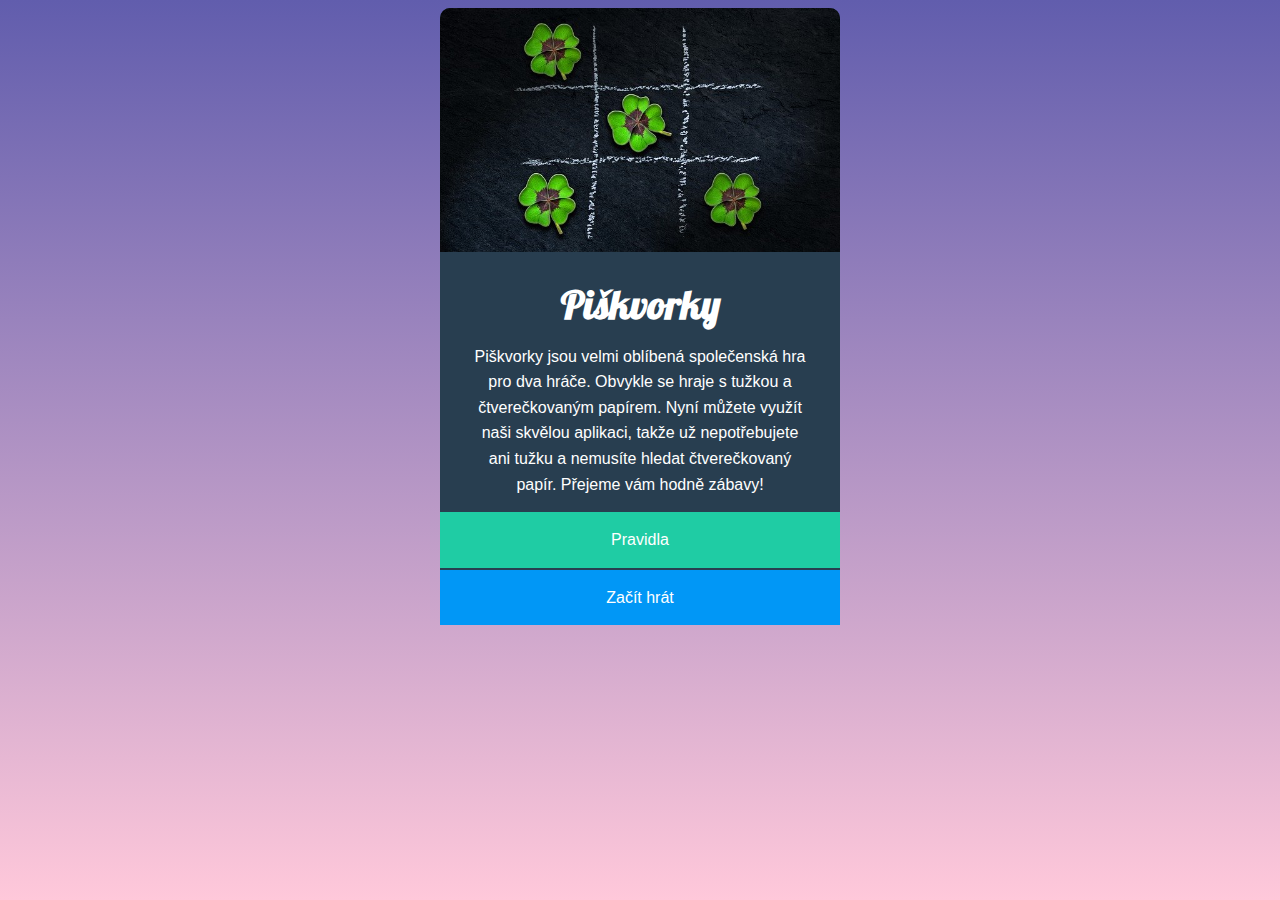
<file: index.html>
<!DOCTYPE html>
<html lang="cs">
<head>
    <meta charset="UTF-8">
    <meta http-equiv="X-UA-Compatible" content="IE=edge">
    <meta name="viewport" content="width=device-width, initial-scale=1.0">
    <title>Piškvorky</title>
    <link rel="stylesheet" href="style.css">
    <link rel="preconnect" href="https://fonts.googleapis.com">
    <link rel="preconnect" href="https://fonts.gstatic.com" crossorigin>
    <link href="https://fonts.googleapis.com/css2?family=Lobster&display=swap" rel="stylesheet">
</head>
<body>
    <div class="window">
        <img class="uvodniImg" src="img/uvodni.jpg" alt="Uvodni obrazek ke kytickovym piskvorkam">
        <h1>Piškvorky</h1>
        <a>Piškvorky jsou velmi oblíbená společenská hra pro dva hráče. Obvykle se hraje s tužkou a čtverečkovaným papírem. Nyní můžete využít naši skvělou aplikaci, takže už nepotřebujete ani tužku a nemusíte hledat čtverečkovaný papír. Přejeme vám hodně zábavy!</a>
        <a class= "rules" href="pravidla.html">Pravidla</a>
        <a class= "play" href="hra.html">Začít hrát</a>
    </div>
    
</body>
</html>
</file>
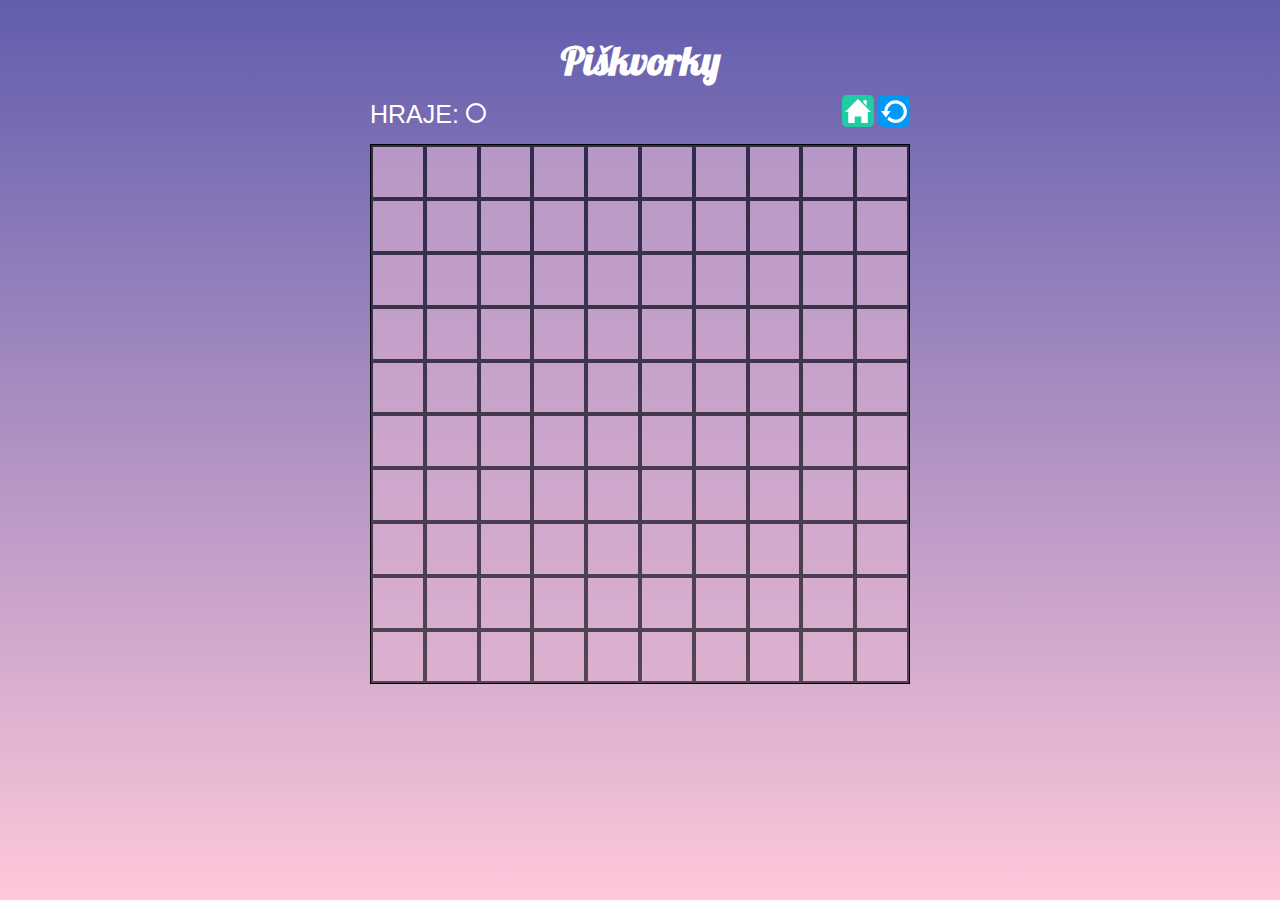
<file: hra.html>
<!DOCTYPE html>
<html lang="en">
<head>
    <meta charset="UTF-8">
    <meta http-equiv="X-UA-Compatible" content="IE=edge">
    <meta name="viewport" content="width=device-width, initial-scale=1.0">
    <title>Hra piškvorky</title>
    <link rel="stylesheet" href="style.css">
    <link rel="preconnect" href="https://fonts.googleapis.com">
    <link rel="preconnect" href="https://fonts.gstatic.com" crossorigin>
    <link href="https://fonts.googleapis.com/css2?family=Lobster&display=swap" rel="stylesheet">
    <script src="index.js" type="module"></script>
</head>

<body>
    <div class="play__screen">
        
        <div class="screen__header">    
            <h1>Piškvorky</h1>
        </div>
    
        <div class="screen__icons">  
            
            <div class="icons--player">
                HRAJE: <img class="icon" src="img/circle.svg" alt="">
            </div>
            
            <div class="icons--menu">
                <a  href="index.html"><img class="btn__home" src="img/home.svg" alt="tlacitko pro home"></a>
                <a  href="hra.html"><img class="btn__play" src="img/restart.svg" alt="restart hry"></a>
            </div>
        
        </div>
        
        <div class="screen__field">
            <button></button>
            <button></button>
            <button></button>
            <button></button>
            <button></button>
            <button></button>
            <button></button>
            <button></button>
            <button></button>
            <button></button>
            <button></button>
            <button></button>
            <button></button>
            <button></button>
            <button></button>
            <button></button>
            <button></button>
            <button></button>
            <button></button>
            <button></button>
            <button></button>
            <button></button>
            <button></button>
            <button></button>
            <button></button>
            <button></button>
            <button></button>
            <button></button>
            <button></button>
            <button></button>
            <button></button>
            <button></button>
            <button></button>
            <button></button>
            <button></button>
            <button></button>
            <button></button>
            <button></button>
            <button></button>
            <button></button>
            <button></button>
            <button></button>
            <button></button>
            <button></button>
            <button></button>
            <button></button>
            <button></button>
            <button></button>
            <button></button>
            <button></button>
            <button></button>
            <button></button>
            <button></button>
            <button></button>
            <button></button>
            <button></button>
            <button></button>
            <button></button>
            <button></button>
            <button></button>
            <button></button>
            <button></button>
            <button></button>
            <button></button>
            <button></button>
            <button></button>
            <button></button>
            <button></button>
            <button></button>
            <button></button>
            <button></button>
            <button></button>
            <button></button>
            <button></button>
            <button></button>
            <button></button>
            <button></button>
            <button></button>
            <button></button>
            <button></button>
            <button></button>
            <button></button>
            <button></button>
            <button></button>
            <button></button>
            <button></button>
            <button></button>
            <button></button>
            <button></button>
            <button></button>
            <button></button>
            <button></button>
            <button></button>
            <button></button>
            <button></button>
            <button></button>
            <button></button>
            <button></button>
            <button></button>
            <button></button>
    </div>
    
    </div>  
</body>
</html>
</file>
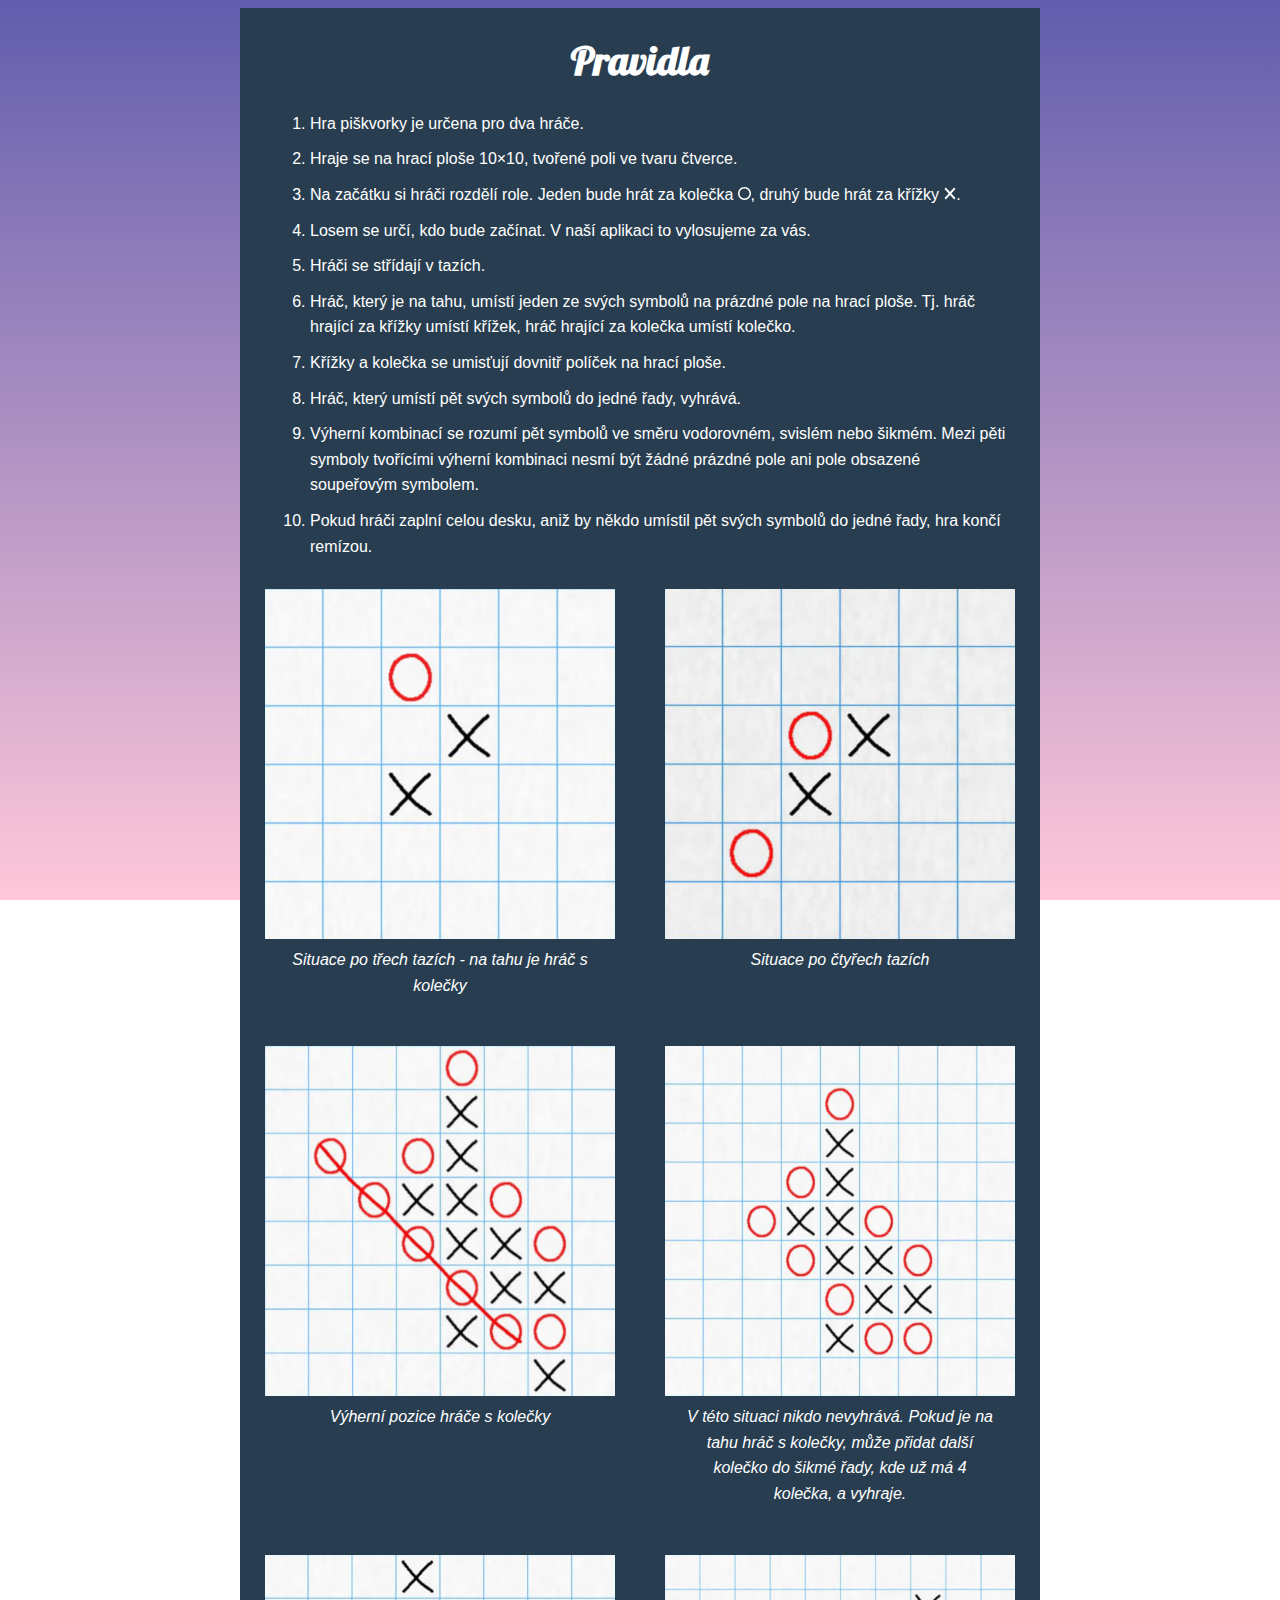
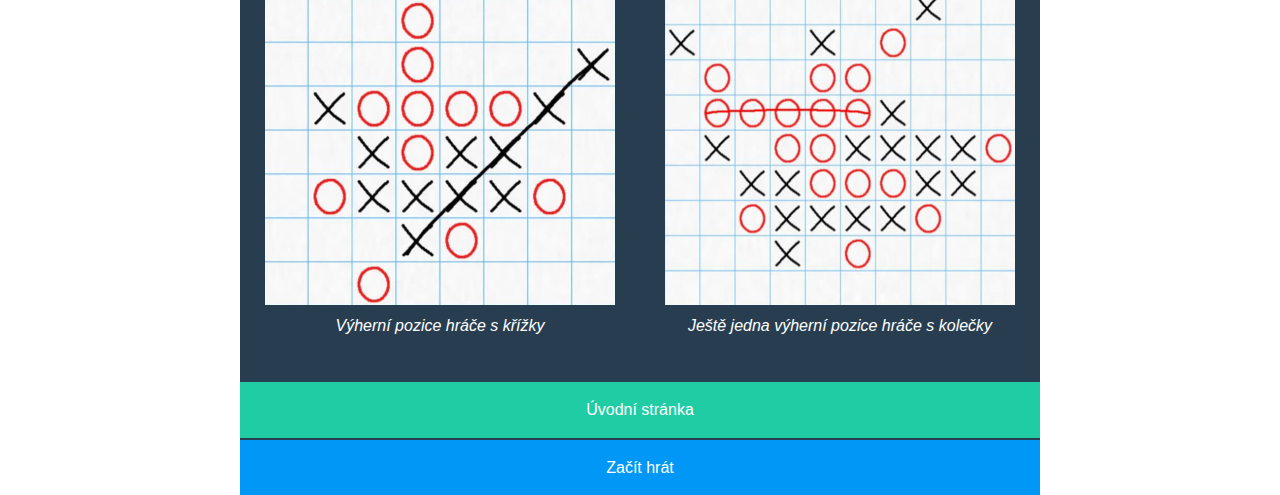
<file: pravidla.html>
<!DOCTYPE html>
<html lang="en">
<head>
    <meta charset="UTF-8">
    <meta http-equiv="X-UA-Compatible" content="IE=edge">
    <meta name="viewport" content="width=device-width, initial-scale=1.0">
    <title>Pravidla</title>
    <link rel="stylesheet" href="style.css">
    <link rel="preconnect" href="https://fonts.googleapis.com">
    <link rel="preconnect" href="https://fonts.gstatic.com" crossorigin>
    <link href="https://fonts.googleapis.com/css2?family=Lobster&display=swap" rel="stylesheet">
</head>
<body>
    <div class="windowRules"> 
        <h1>Pravidla</h1>
        <ol>
            <li>Hra piškvorky je určena pro dva hráče.</li>
            <li>Hraje se na hrací ploše 10×10, tvořené poli ve tvaru čtverce.</li>
            <li>Na začátku si hráči rozdělí role. Jeden bude hrát za kolečka <img class="icon" src="img/circle.svg" alt="kolecko">, druhý bude hrát za křížky <img class="icon" src="img/cross.svg" alt="křížky">.</li>
            <li>Losem se určí, kdo bude začínat. V naší aplikaci to vylosujeme za vás.</li>
            <li>Hráči se střídají v tazích.</li>
            <li>Hráč, který je na tahu, umístí jeden ze svých symbolů na prázdné pole na hrací ploše. Tj. hráč hrající za křížky umístí křížek, hráč hrající za kolečka umístí kolečko.</li>
            <li>Křížky a kolečka se umisťují dovnitř políček na hrací ploše.</li>
            <li>Hráč, který umístí pět svých symbolů do jedné řady, vyhrává.</li>
            <li>Výherní kombinací se rozumí pět symbolů ve směru vodorovném, svislém nebo šikmém. Mezi pěti symboly tvořícími výherní kombinaci nesmí být žádné prázdné pole ani pole obsazené soupeřovým symbolem.</li>
            <li>Pokud hráči zaplní celou desku, aniž by někdo umístil pět svých symbolů do jedné řady, hra končí remízou.</li>
        </ol>
        <div class="instruction">
            <figure>
                <img src="img/instructions-01.jpg" alt="Situace po třech tazích">
                <figcaption>Situace po třech tazích - na tahu je hráč s kolečky</figcaption>
            </figure>
            <figure>
                <img src="img/instructions-02.jpg" alt="Situace po čtyřech tazích">
                <figcaption>Situace po čtyřech tazích</figcaption>
            </figure>
            <figure>
                <img src="img/instructions-03.jpg" alt="Výherní pozice">
                <figcaption>Výherní pozice hráče s kolečky</figcaption>
            </figure>
            <figure>
                <img src="img/instructions-04.jpg" alt="Rozehraná hra">
                <figcaption>V této situaci nikdo nevyhrává. Pokud je na tahu hráč s kolečky, může přidat další kolečko do šikmé řady, kde už má 4 kolečka, a vyhraje.</figcaption>
            </figure>
            <figure>
                <img src="img/instructions-05.jpg" alt="Výherní pozice">
                <figcaption>Výherní pozice hráče s křížky</figcaption>
            </figure>
            <figure>
                <img src="img/instructions-06.jpg" alt="Výherní pozice">
                <figcaption>Ještě jedna výherní pozice hráče s kolečky</figcaption>
            </figure>
        </div>

        <a class= "rules" href="index.html">Úvodní stránka</a>
        <a class= "play" href="hra.html">Začít hrát</a>
    </div>   
</body>
</html>
</file>
<file: style.css>
* {
    box-sizing: border-box;    
}

html {
    height: 100%; //nastavení obrazovky, aby se mi pozadi neopakovalo
    font-family: 'Open Sans', sans-serif;
    text-align: center;
    background: linear-gradient(#615dad, #ffc8da) no-repeat fixed;
}

h1{
    font-family: 'Lobster', cursive;
    font-size: 40px;
    margin-bottom: 0px;
    
}

.window, .uvodniImg{
    border-top-right-radius: 10px;
    border-top-left-radius: 10px;
}

.window, .windowRules{
    width: 400px;
    background-color: #283e50;
    color: #ffffff;
    display: flex;
    flex-direction: column;
    margin: auto;                   //vycentrovani na stred z leva a zprava
    margin-top: 100px;               //odsazeni od vrsku obrazovk
}

.play__screen{
    color: #ffffff;
    max-width: 80vmin;
}

.rules, .btn__home{
    background-color: #1fcca4;
}

.rules:hover, .btn__home:hover{
    background-color: #1cbb96;
}

.play{
    background-color: #0197f6;
    border-top: 2px solid #283e50;
}

.btn__play{
    background-color: #0197f6;
}

.play:hover, .btn__play:hover {
    background-color: #0090e9;
}

a {
    font-family: 'Open Sans', sans-serif;
    color: #ffffff;
    text-decoration: none;
    font-size: 16px;
    line-height: 1.6;
    padding: 15px 30px 15px 30px;
}

li{
    font-family: 'Open Sans', sans-serif;
    font-size: 16px;
    line-height: 1.6;
    text-align: left;
    margin: 10px 30px;
}

figure {
    padding: 4px;
    margin: auto;
    width: 100%;
  }
  
figcaption {
    font-family: 'Open Sans', sans-serif;
    margin: 4px 20px 40px 20px;
    text-align: center;
    font-size: 16px;
    font-style: italic;
    line-height: 1.6;
}

img{
    width: 350px;
}

.uvodniImg{
    width: 400px;
}



@media (min-width: 640px){
 
    .windowRules{
        width: 800px;
    }

    .instruction{
        display: flex;
        flex-wrap: wrap;
    }
    figure{
        width: calc(50% - 40px);
        margin: 0px 20px 0px 20px;
    }
}


/* Nastylování stránky Play */

.play__screen{
    display: flex;
    flex-direction: column;
    margin: 0 auto;
    max-width: 60vmin;
    
}

.btn__home, .btn__play {
    border-radius: 5px;
    width: 2rem;
    padding: 3px;    
}

.screen__icons{
    display: flex;
    justify-content: space-between;
    align-items: center;
    margin: 10px 0px;
}

.icon{
    filter: invert(100%);
    width: 0.8em;
    height: 0.8em;
}

.icons--player{
    font-size: 25px;
    font-family: 'Open Sans', sans-serif;
}

.icons--menu a{
    padding: 0px;
}


.screen__field{
    display: flex;
    justify-content: row;
    flex-wrap: wrap;
    max-width: 60vmin;
    border: 1px solid black;
}

button{
    background-color: #dfb3d1;
    width: 10%;
    aspect-ratio: 1/1;
    margin: 0;
    padding: 0;
    border: 2px solid black;
    border-radius: 0px;
    opacity: 0.6;
    background-size: 30%;
    }

button:hover {
    opacity: 1;
    border-radius: 5px;
    cursor: pointer;
}

.zahrany_tah{
    opacity: 0.8;
    background-repeat: no-repeat;
    background-position: center;
    background-size: 75%;
    transition: background-size 0.15s;

}

.play__btn--cross{
    background-image: url("img/cross.svg");
}
.play__btn--circle{
    background-image: url("img/circle.svg");
}
</file>
